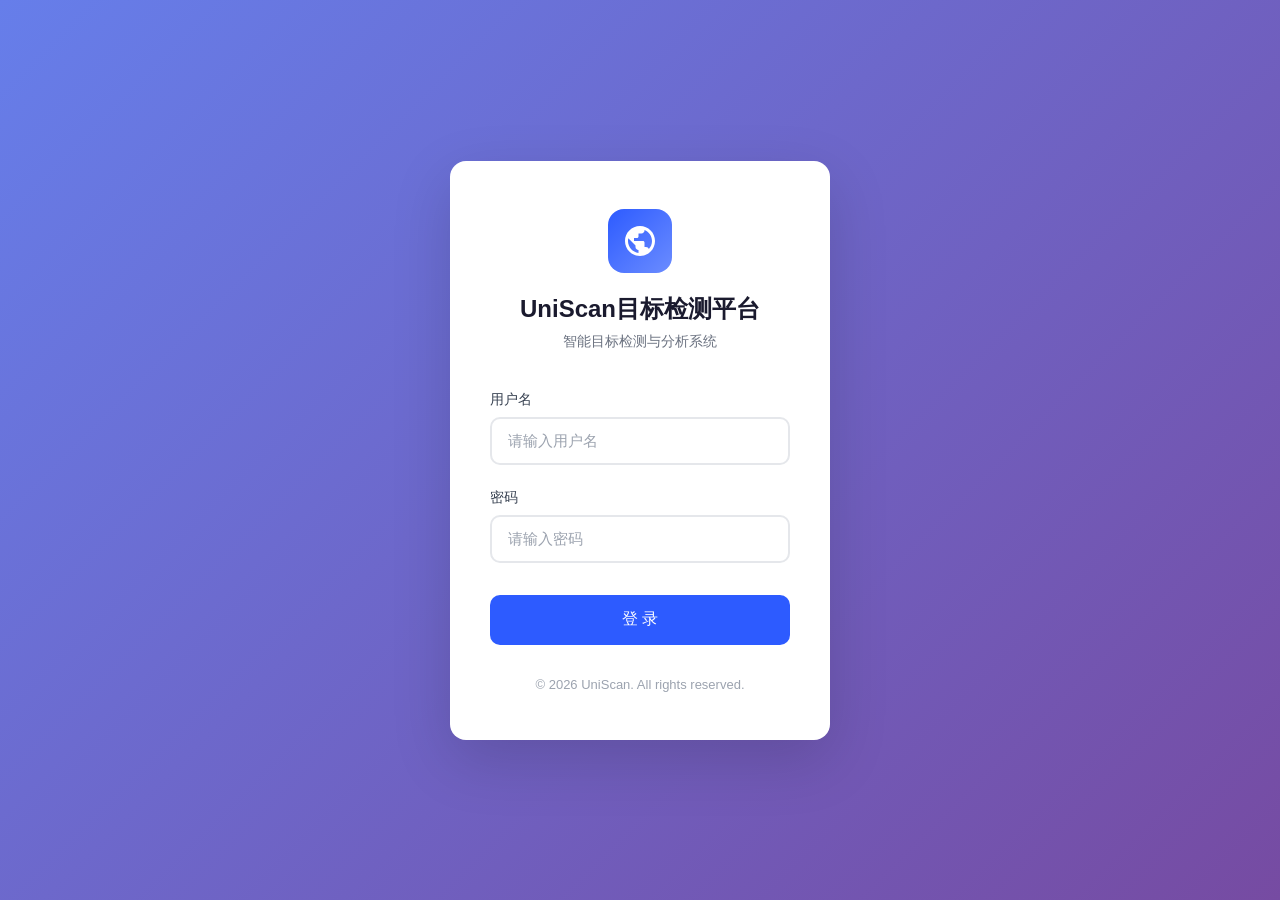
<file: templates/login.html>
<!DOCTYPE html>
<html lang="zh-CN">
<head>
    <meta charset="UTF-8">
    <meta name="viewport" content="width=device-width, initial-scale=1.0">
    <title>登录 - UniScan目标检测平台</title>
    <style>
        * {
            margin: 0;
            padding: 0;
            box-sizing: border-box;
        }

        body {
            font-family: -apple-system, BlinkMacSystemFont, 'Segoe UI', 'PingFang SC', 'Microsoft YaHei', sans-serif;
            background: linear-gradient(135deg, #667eea 0%, #764ba2 100%);
            min-height: 100vh;
            display: flex;
            align-items: center;
            justify-content: center;
        }

        .login-container {
            width: 100%;
            max-width: 420px;
            padding: 20px;
        }

        .login-card {
            background: #ffffff;
            border-radius: 16px;
            box-shadow: 0 20px 60px rgba(0, 0, 0, 0.15);
            padding: 48px 40px;
        }

        .login-header {
            text-align: center;
            margin-bottom: 40px;
        }

        .system-logo {
            width: 64px;
            height: 64px;
            background: linear-gradient(135deg, #2D5BFF 0%, #6B8CFF 100%);
            border-radius: 16px;
            display: inline-flex;
            align-items: center;
            justify-content: center;
            margin-bottom: 20px;
        }

        .system-logo svg {
            width: 36px;
            height: 36px;
            fill: #ffffff;
        }

        .system-name {
            font-size: 24px;
            font-weight: 600;
            color: #1a1a2e;
            margin-bottom: 8px;
        }

        .system-desc {
            font-size: 14px;
            color: #6b7280;
        }

        .form-group {
            margin-bottom: 24px;
        }

        .form-label {
            display: block;
            font-size: 14px;
            font-weight: 500;
            color: #374151;
            margin-bottom: 8px;
        }

        .form-input {
            width: 100%;
            height: 48px;
            padding: 0 16px;
            border: 2px solid #e5e7eb;
            border-radius: 10px;
            font-size: 15px;
            color: #1f2937;
            transition: all 0.2s ease;
            outline: none;
        }

        .form-input:focus {
            border-color: #2D5BFF;
            box-shadow: 0 0 0 4px rgba(45, 91, 255, 0.1);
        }

        .form-input.error {
            border-color: #ef4444;
        }

        .form-input::placeholder {
            color: #9ca3af;
        }

        .error-message {
            display: none;
            margin-top: 8px;
            padding: 12px 16px;
            background: #fef2f2;
            border: 1px solid #fee2e2;
            border-radius: 8px;
            color: #dc2626;
            font-size: 14px;
        }

        .error-message.show {
            display: flex;
            align-items: center;
            gap: 8px;
        }

        .error-message svg {
            width: 18px;
            height: 18px;
            flex-shrink: 0;
        }

        .login-btn {
            width: 100%;
            height: 50px;
            background: #2D5BFF;
            border: none;
            border-radius: 10px;
            color: #ffffff;
            font-size: 16px;
            font-weight: 500;
            cursor: pointer;
            transition: all 0.2s ease;
            margin-top: 8px;
        }

        .login-btn:hover {
            background: #1a47e8;
            transform: translateY(-1px);
            box-shadow: 0 8px 20px rgba(45, 91, 255, 0.35);
        }

        .login-btn:active {
            transform: translateY(0);
        }

        .login-btn:disabled {
            background: #9ca3af;
            cursor: not-allowed;
            transform: none;
            box-shadow: none;
        }

        .login-btn.loading {
            position: relative;
            color: transparent;
        }

        .login-btn.loading::after {
            content: '';
            position: absolute;
            width: 20px;
            height: 20px;
            top: 50%;
            left: 50%;
            margin-left: -10px;
            margin-top: -10px;
            border: 2px solid #ffffff;
            border-radius: 50%;
            border-top-color: transparent;
            animation: spin 0.8s linear infinite;
        }

        @keyframes spin {
            to {
                transform: rotate(360deg);
            }
        }

        .footer-text {
            text-align: center;
            margin-top: 32px;
            font-size: 13px;
            color: #9ca3af;
        }
    </style>
</head>
<body>
    <div class="login-container">
        <div class="login-card">
            <div class="login-header">
                <div class="system-logo">
                    <svg viewBox="0 0 24 24" xmlns="http://www.w3.org/2000/svg">
                        <path d="M12 2C6.48 2 2 6.48 2 12s4.48 10 10 10 10-4.48 10-10S17.52 2 12 2zm-1 17.93c-3.95-.49-7-3.85-7-7.93 0-.62.08-1.21.21-1.79L9 15v1c0 1.1.9 2 2 2v1.93zm6.9-2.54c-.26-.81-1-1.39-1.9-1.39h-1v-3c0-.55-.45-1-1-1H8v-2h2c.55 0 1-.45 1-1V7h2c1.1 0 2-.9 2-2v-.41c2.93 1.19 5 4.06 5 7.41 0 2.08-.8 3.97-2.1 5.39z"/>
                    </svg>
                </div>
                <h1 class="system-name">UniScan目标检测平台</h1>
                <p class="system-desc">智能目标检测与分析系统</p>
            </div>

            <form id="loginForm" novalidate>
                <div class="form-group">
                    <label class="form-label" for="username">用户名</label>
                    <input
                        type="text"
                        id="username"
                        name="username"
                        class="form-input"
                        placeholder="请输入用户名"
                        autocomplete="username"
                        required
                    >
                </div>

                <div class="form-group">
                    <label class="form-label" for="password">密码</label>
                    <input
                        type="password"
                        id="password"
                        name="password"
                        class="form-input"
                        placeholder="请输入密码"
                        autocomplete="current-password"
                        required
                    >
                </div>

                <div id="errorMessage" class="error-message">
                    <svg viewBox="0 0 24 24" fill="currentColor">
                        <path d="M12 2C6.48 2 2 6.48 2 12s4.48 10 10 10 10-4.48 10-10S17.52 2 12 2zm1 15h-2v-2h2v2zm0-4h-2V7h2v6z"/>
                    </svg>
                    <span id="errorText"></span>
                </div>

                <button type="submit" id="loginBtn" class="login-btn">登 录</button>
            </form>

            <p class="footer-text">© 2026 UniScan. All rights reserved.</p>
        </div>
    </div>

    <script>
        const loginForm = document.getElementById('loginForm');
        const usernameInput = document.getElementById('username');
        const passwordInput = document.getElementById('password');
        const loginBtn = document.getElementById('loginBtn');
        const errorMessage = document.getElementById('errorMessage');
        const errorText = document.getElementById('errorText');

        function showError(message) {
            errorText.textContent = message;
            errorMessage.classList.add('show');
        }

        function hideError() {
            errorMessage.classList.remove('show');
            usernameInput.classList.remove('error');
            passwordInput.classList.remove('error');
        }

        function validateForm() {
            hideError();

            if (!usernameInput.value.trim()) {
                usernameInput.classList.add('error');
                showError('请输入用户名');
                usernameInput.focus();
                return false;
            }

            if (!passwordInput.value) {
                passwordInput.classList.add('error');
                showError('请输入密码');
                passwordInput.focus();
                return false;
            }

            if (usernameInput.value.trim().length < 2) {
                usernameInput.classList.add('error');
                showError('用户名长度不能少于2个字符');
                usernameInput.focus();
                return false;
            }

            if (passwordInput.value.length < 6) {
                passwordInput.classList.add('error');
                showError('密码长度不能少于6个字符');
                passwordInput.focus();
                return false;
            }

            return true;
        }

        function setLoading(loading) {
            if (loading) {
                loginBtn.classList.add('loading');
                loginBtn.disabled = true;
            } else {
                loginBtn.classList.remove('loading');
                loginBtn.disabled = false;
            }
        }

        async function handleLogin(e) {
            e.preventDefault();

            if (!validateForm()) {
                return;
            }

            setLoading(true);
            hideError();

            try {
                const response = await fetch('/api/v1/auth/login', {
                    method: 'POST',
                    headers: {
                        'Content-Type': 'application/json'
                    },
                    credentials: 'same-origin',  // 确保发送 cookie
                    body: JSON.stringify({
                        username: usernameInput.value.trim(),
                        password: passwordInput.value
                    })
                });

                const data = await response.json();
                console.log('Login response:', data);

                if (data.code === 200) {
                    // 登录成功，强制页面刷新到首页
                    window.location.replace('/');
                } else {
                    showError(data.message || '登录失败，请检查用户名和密码');
                }
            } catch (error) {
                console.error('Login error:', error);
                showError('网络错误，请稍后重试');
            } finally {
                setLoading(false);
            }
        }

        loginForm.addEventListener('submit', handleLogin);

        usernameInput.addEventListener('input', hideError);
        passwordInput.addEventListener('input', hideError);

        document.addEventListener('keydown', function(e) {
            if (e.key === 'Enter' && document.activeElement.tagName !== 'BUTTON') {
                loginForm.dispatchEvent(new Event('submit', { cancelable: true }));
            }
        });
    </script>
</body>
</html>
</file>
